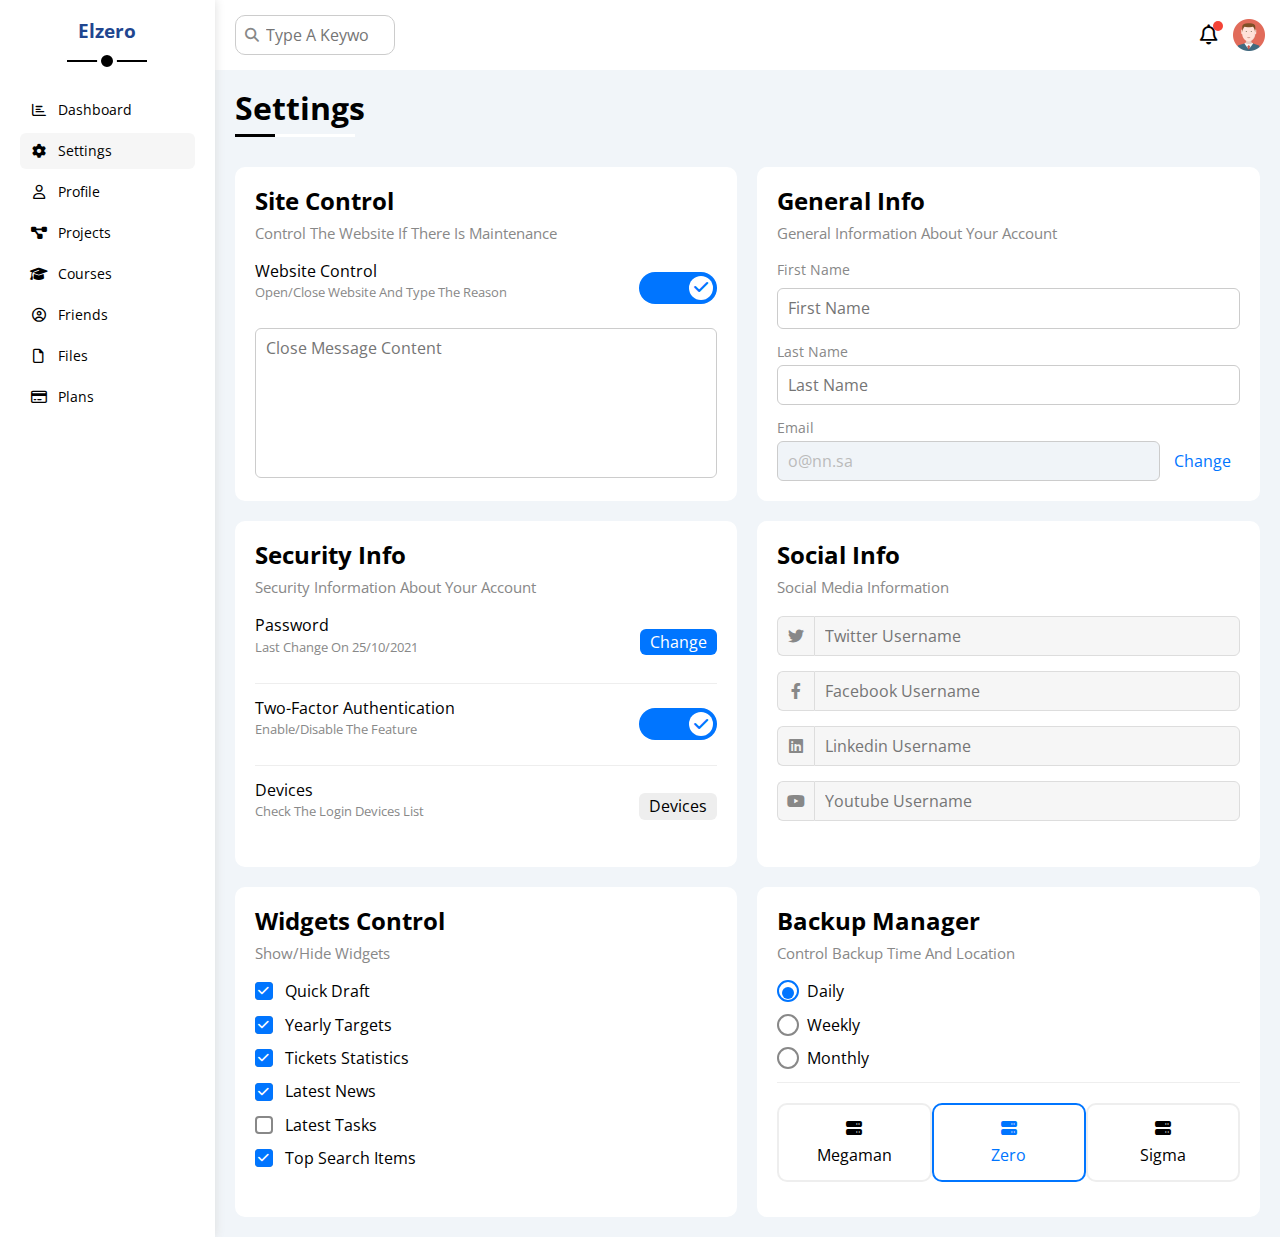
<file: settings.html>
<!DOCTYPE html>
<html lang="en">

<head>
  <meta charset="UTF-8">
  <meta name="viewport" content="width=device-width, initial-scale=1.0">
  <title>setting</title>
  <link rel="stylesheet" href="css/all.min.css">
  <link rel="stylesheet" href="css/framework.css">
  <link rel="stylesheet" href="css/normalize.css">
  <link rel="stylesheet" href="css/template-four.css">
  <link rel="preconnect" href="https://fonts.googleapis.com">
  <link rel="preconnect" href="https://fonts.gstatic.com" crossorigin>
  <link
    href="https://fonts.googleapis.com/css2?family=Open+Sans:wght@400;700&family=Work+Sans:ital,wght@0,200;0,300;0,400;0,500;0,700;0,800;1,600&display=swap"
    rel="stylesheet">
  <link rel="shortcut icon" href="image/logo.png">
</head>

<body>
  <div class="page d-flex">
    <div class="sidebar bg-white p-20 p-relative">
      <h3 class="p-relative txt-c mt-0">Elzero</h3>
      <ul>
        <li>
          <a class="d-flex align-center fs-14 c-black rad-6 p-10" href="index.html">
            <i class="fa-regular fa-chart-bar fa-fw"></i>
            <span>Dashboard</span>
          </a>
        </li>
        <li>
          <a class="active d-flex align-center fs-14 c-black rad-6 p-10" href="settings.html">
            <i class="fa-solid fa-gear fa-fw"></i>
            <span>Settings</span>
          </a>
        </li>
        <li>
          <a class="d-flex align-center fs-14 c-black rad-6 p-10" href="profile.html">
            <i class="fa-regular fa-user fa-fw"></i>
            <span>Profile</span>
          </a>
        </li>
        <li>
          <a class="d-flex align-center fs-14 c-black rad-6 p-10" href="projects.html">
            <i class="fa-solid fa-diagram-project fa-fw"></i>
            <span>Projects</span>
          </a>
        </li>
        <li>
          <a class="d-flex align-center fs-14 c-black rad-6 p-10" href="courses.html">
            <i class="fa-solid fa-graduation-cap fa-fw"></i>
            <span>Courses</span>
          </a>
        </li>
        <li>
          <a class="d-flex align-center fs-14 c-black rad-6 p-10" href="friends.html">
            <i class="fa-regular fa-circle-user fa-fw"></i>
            <span>Friends</span>
          </a>
        </li>
        <li>
          <a class="d-flex align-center fs-14 c-black rad-6 p-10" href="files.html">
            <i class="fa-regular fa-file fa-fw"></i>
            <span>Files</span>
          </a>
        </li>
        <li>
          <a class="d-flex align-center fs-14 c-black rad-6 p-10" href="plans.html">
            <i class="fa-regular fa-credit-card fa-fw"></i>
            <span>Plans</span>
          </a>
        </li>
      </ul>
    </div>
    <div class="content w-full">
      <!-- Start Head -->
      <div class="head bg-white p-15 between-flex">
        <div class="search p-relative">
          <input class="p-10" type="search" placeholder="Type A Keyword" />
        </div>
        <div class="icons d-flex align-center">
          <span class="notification p-relative">
            <i class="fa-regular fa-bell fa-lg"></i>
          </span>
          <img decoding="async" src="image/avatar.png" alt="" />
        </div>
      </div>
      <!-- End Head -->
      <h1 class="p-relative">Settings</h1>
      <div class="settings-page m-20 d-grid gap-20">
        <!-- Start Settings Box -->
        <div class="p-20 bg-white rad-10">
          <h2 class="mt-0 mb-10">Site Control</h2>
          <p class="mt-0 mb-20 c-grey fs-15">Control The Website If There Is Maintenance</p>
          <div class="mb-15 between-flex">
            <div>
              <span>Website Control</span>
              <p class="c-grey mt-5 mb-0 fs-13">Open/Close Website And Type The Reason</p>
            </div>
            <div>
              <label>
                <input class="toggle-checkbox" type="checkbox" checked />
                <div class="toggle-switch"></div>
              </label>
            </div>
          </div>
          <textarea class="close-message p-10 rad-6 d-block w-full" placeholder="Close Message Content"></textarea>
        </div>
        <!-- End Settings Box -->
        <!-- Start Settings Box -->
        <div class="p-20 bg-white rad-10">
          <h2 class="mt-0 mb-10">General Info</h2>
          <p class="mt-0 mb-20 c-grey fs-15">General Information About Your Account</p>
          <div class="mb-15">
            <label class="fs-14 c-grey d-block mb-10" for="first">First Name</label>
            <input class="b-none border-ccc p-10 rad-6 d-block w-full" type="text" id="first"
              placeholder="First Name" />
          </div>
          <div class="mb-15">
            <label class="fs-14 c-grey d-block mb-5" for="last">Last Name</label>
            <input class="b-none border-ccc p-10 rad-6 d-block w-full" id="last" type="text" placeholder="Last Name" />
          </div>
          <div>
            <label class="fs-14 c-grey d-block mb-5" for="email">Email</label>
            <input class="email b-none border-ccc p-10 rad-6 w-full mr-10" id="email" type="email" value="o@nn.sa"
              disabled />
            <a class="c-blue" href="#">Change</a>
          </div>
        </div>
        <!-- End Settings Box -->
        <!-- Start Settings Box -->
        <div class="p-20 bg-white rad-10">
          <h2 class="mt-0 mb-10">Security Info</h2>
          <p class="mt-0 mb-20 c-grey fs-15">Security Information About Your Account</p>
          <div class="sec-box mb-15 between-flex">
            <div>
              <span>Password</span>
              <p class="c-grey mt-5 mb-0 fs-13">Last Change On 25/10/2021</p>
            </div>
            <a class="button bg-blue c-white btn-shape" href="#">Change</a>
          </div>
          <div class="sec-box mb-15 between-flex">
            <div>
              <span>Two-Factor Authentication</span>
              <p class="c-grey mt-5 mb-0 fs-13">Enable/Disable The Feature</p>
            </div>
            <label>
              <input class="toggle-checkbox" type="checkbox" checked />
              <div class="toggle-switch"></div>
            </label>
          </div>
          <div class="sec-box between-flex">
            <div>
              <span>Devices</span>
              <p class="c-grey mt-5 mb-0 fs-13">Check The Login Devices List</p>
            </div>
            <a class="bg-eee c-black btn-shape" href="#">Devices</a>
          </div>
        </div>
        <!-- End Settings Box -->
        <!-- Start Settings Box -->
        <div class="social-boxes p-20 bg-white rad-10">
          <h2 class="mt-0 mb-10">Social Info</h2>
          <p class="mt-0 mb-20 c-grey fs-15">Social Media Information</p>
          <div class="d-flex align-center mb-15">
            <i class="fa-brands fa-twitter center-flex c-grey"></i>
            <input class="w-full" type="text" placeholder="Twitter Username" />
          </div>
          <div class="d-flex align-center mb-15">
            <i class="fa-brands fa-facebook-f center-flex c-grey"></i>
            <input class="w-full" type="text" placeholder="Facebook Username" />
          </div>
          <div class="d-flex align-center mb-15">
            <i class="fa-brands fa-linkedin center-flex c-grey"></i>
            <input class="w-full" type="text" placeholder="Linkedin Username" />
          </div>
          <div class="d-flex align-center">
            <i class="fa-brands fa-youtube center-flex c-grey"></i>
            <input class="w-full" type="text" placeholder="Youtube Username" />
          </div>
        </div>
        <!-- End Settings Box -->
        <!-- Start Settings Box -->
        <div class="widgets-control p-20 bg-white rad-10">
          <h2 class="mt-0 mb-10">Widgets Control</h2>
          <p class="mt-0 mb-20 c-grey fs-15">Show/Hide Widgets</p>
          <div class="control d-flex align-center mb-15">
            <input type="checkbox" id="one" checked />
            <label for="one">Quick Draft</label>
          </div>
          <div class="control d-flex align-center mb-15">
            <input type="checkbox" id="two" checked />
            <label for="two">Yearly Targets</label>
          </div>
          <div class="control d-flex align-center mb-15">
            <input type="checkbox" id="three" checked />
            <label for="three">Tickets Statistics</label>
          </div>
          <div class="control d-flex align-center mb-15">
            <input type="checkbox" id="four" checked />
            <label for="four">Latest News</label>
          </div>
          <div class="control d-flex align-center mb-15">
            <input type="checkbox" id="five" />
            <label for="five">Latest Tasks</label>
          </div>
          <div class="control d-flex align-center mb-15">
            <input type="checkbox" id="six" checked />
            <label for="six">Top Search Items</label>
          </div>
        </div>
        <!-- End Settings Box -->
        <!-- Start Settings Box -->
        <div class="backup-control p-20 bg-white rad-10">
          <h2 class="mt-0 mb-10">Backup Manager</h2>
          <p class="mt-0 mb-20 c-grey fs-15">Control Backup Time And Location</p>
          <div class="date d-flex align-center mb-15">
            <input type="radio" name="time" id="daily" checked />
            <label for="daily">Daily</label>
          </div>
          <div class="date d-flex align-center mb-15">
            <input type="radio" name="time" id="weekly" />
            <label for="weekly">Weekly</label>
          </div>
          <div class="date d-flex align-center mb-15">
            <input type="radio" name="time" id="monthly" />
            <label for="monthly">Monthly</label>
          </div>
          <div class="servers d-flex align-center txt-c">
            <input type="radio" name="servers" id="server-one" />
            <div class="server mb-15 rad-10 w-full">
              <label class="d-block m-15" for="server-one">
                <i class="fa-solid fa-server d-block mb-10"></i>
                Megaman
              </label>
            </div>
            <input type="radio" name="servers" id="server-two" checked />
            <div class="server mb-15 rad-10 w-full">
              <label class="d-block m-15" for="server-two">
                <i class="fa-solid fa-server d-block mb-10"></i>
                Zero
              </label>
            </div>
            <input type="radio" name="servers" id="server-three" />
            <div class="server mb-15 rad-10 w-full">
              <label class="d-block m-15" for="server-three">
                <i class="fa-solid fa-server d-block mb-10"></i>
                Sigma
              </label>
            </div>
          </div>
        </div>
        <!-- End Settings Box -->
      </div>
    </div>
  </div>
</body>

</html>
</file>
<file: css/framework.css>
:root {
  --blue-color: #0075ff;
  --blue-alt-color: #0d69d5;
  --orange-color: #f59e0b;
  --green-color: #22c55e;
  --red-color: #f44336;
  --grey-color: #888;
}

/* Start Box */
.d-flex {
  display: flex;
}

.f-wrap {
  flex-wrap: wrap;
}

.align-center {
  align-items: center;
}

.space-between {
  justify-content: space-between;
}

.d-grid {
  display: grid;
}

.gap-20 {
  gap: 20px;
}

.d-block {
  display: block;
}

@media (max-width: 767px) {
  .block-mobile {
    display: block;
  }

  .hide-mobile {
    display: none;
  }
}

/* End Box */
/* Start Padding + Margin */
.p-10 {
  padding: 10px;
}

.p-15 {
  padding: 15px;
}

.p-20 {
  padding: 20px;
}

.pt-10 {
  padding-top: 10px;
}

.pt-15 {
  padding-top: 15px;
}

.pt-20 {
  padding-top: 20px;
}

.pb-10 {
  padding-bottom: 10px;
}

.pb-15 {
  padding-bottom: 15px;
}

.pb-20 {
  padding-bottom: 20px;
}

.pl-15 {
  padding-left: 15px;
}

.m-0 {
  margin: 0;
}

.m-15 {
  margin: 15px;
}

.m-20 {
  margin: 20px;
}

.mt-0 {
  margin-top: 0;
}

.mt-5 {
  margin-top: 5px;
}

.mt-10 {
  margin-top: 10px;
}

.mt-15 {
  margin-top: 15px;
}

.mt-20 {
  margin-top: 20px;
}

.mt-25 {
  margin-top: 25px;
}

.mr-10 {
  margin-right: 10px;
}

.mr-15 {
  margin-right: 15px;
}

.mb-5 {
  margin-bottom: 5px;
}

.mb-10 {
  margin-bottom: 10px;
}

.mb-15 {
  margin-bottom: 15px;
}

.mb-20 {
  margin-bottom: 20px;
}

.mb-25 {
  margin-bottom: 25px;
}

/* End Padding + Margin */
/* Start Color */
.c-black {
  color: black;
}

.c-white {
  color: white;
}

.c-grey {
  color: var(--grey-color);
}

.c-red {
  color: var(--red-color);
}

.c-green {
  color: var(--green-color);
}

.c-blue {
  color: var(--blue-color);
}

.c-orange {
  color: var(--orange-color);
}

.bg-red {
  background-color: var(--red-color);
}

.bg-green {
  background-color: var(--green-color);
}

.bg-blue {
  background-color: var(--blue-color);
}

.bg-orange {
  background-color: var(--orange-color);
}

.bg-white {
  background-color: white;
}

.bg-eee {
  background-color: #eee;
}

/* End Color */
/* Start Position */
.p-relative {
  position: relative;
}

.p-absolute {
  position: absolute;
}

/* End Position */
/* Start Font */
.txt-c {
  text-align: center;
}

.fs-13 {
  font-size: 13px;
}

.fs-14 {
  font-size: 14px;
}

.fs-15 {
  font-size: 15px;
}

.fs-25 {
  font-size: 25px;
}

.fw-bold {
  font-weight: bold;
}

@media (max-width: 767px) {
  .txt-c-mobile {
    text-align: center;
  }
}

/* End Font */
/* Start Border */
.rad-6 {
  border-radius: 6px;
}

.rad-10 {
  border-radius: 10px;
}

.rad-half {
  border-radius: 50%;
}

.b-none {
  border: none;
}

.border-ccc {
  border: 1px solid #ccc;
}

.border-eee {
  border: 1px solid #eee;
}

/* End Border */
/* Start Width + Height */
.w-full {
  width: 100%;
}

.w-100 {
  width: 100px;
}

.w-fit {
  width: fit-content;
}

.h-full {
  height: 100%;
}

.h-100 {
  height: 100px;
}

/* End Width + Height */
/* Start Components */
.center-flex {
  display: flex;
  align-items: center;
  justify-content: center;
}

.between-flex {
  display: flex;
  align-items: center;
  justify-content: space-between;
}

.btn-shape {
  padding: 4px 10px;
  border-radius: 6px;
}

/* End Components */
</file>
<file: css/template-four.css>
:root {
  --blue-color: #0075ff;
  --blue-alt-color: #0d69d5;
  --orange-color: #f59e0b;
  --green-color: #22c55e;
  --red-color: #f44336;
  --grey-color: #888;
}

* {
  box-sizing: border-box;
}

*:focus {
  outline: none;
}

body {
  margin: 0;
  font-family: "open sans", sans-serif;
}

a {
  text-decoration: none;
}

ul {
  padding: 0;
  list-style: none;
}

::-webkit-scrollbar {
  width: 15px;
}

::-webkit-scrollbar-track {
  background-color: white;
}

::-webkit-scrollbar-thumb {
  background-color: var(--blue-color);
}

::-webkit-scrollbar-thumb:hover {
  background-color: var(--blue-alt-color);
}

.page {
  background-color: #f1f5f9;
  min-height: 100vh;
}

/* start sidebar */
.sidebar {
  width: 250px;
  box-shadow: 0 0 10px #ddd;
}

.sidebar>h3 {
  margin-bottom: 50px;
  color: #1f4690;
}

.sidebar>h3 span {
  color: #1363df;
}

.sidebar>h3::before,
.sidebar>h3::after {
  content: "";
  background-color: black;
  left: 50%;
  transform: translateX(-50%);
  position: absolute;
}

.sidebar>h3::before {
  width: 80px;
  height: 2px;
  position: absolute;
  bottom: -20px;
}

.sidebar>h3::after {
  bottom: -29px;
  width: 12px;
  height: 12px;
  border: 4px solid white;
  border-radius: 50%;
}

.sidebar ul li a {
  transition: .3s;
  margin-bottom: 5px;
}

.sidebar ul li a:hover,
.sidebar ul li a.active {
  background-color: #f6f6f6;
}

.sidebar ul li a span {
  font-size: 14px;
  margin-left: 10px;
}

@media (max-width :767px) {
  .sidebar {
    width: 58px;
    padding: 10px;
  }

  .sidebar ul li a span {
    display: none;
  }

  .sidebar>h3 {
    font-size: 13px;
    margin-bottom: 15px;
  }

  .sidebar>h3::before,
  .sidebar>h3::after {
    display: none;
  }
}

/* end sidebar */
/* start content  */
.content {
  overflow: hidden;
}

.content .search::before {
  font-family: var(--fa-style-family-classic);
  content: "\f002";
  font-weight: 900;
  position: absolute;
  left: 15px;
  top: 50%;
  transform: translateY(-50%);
  font-size: 14px;
  color: var(--grey-color);
}

.content .search input {
  border: 1px solid #ccc;
  border-radius: 10px;
  margin-left: 5px;
  padding-left: 30px;
  width: 160px;
  transition: width 0.3s;
}

.content .search input:focus {
  width: 190px;
}

.content .search input:focus::placeholder {
  opacity: 0;
}

.head .icons .notification::before {
  content: "";
  position: absolute;
  width: 10px;
  height: 10px;
  border-radius: 50%;
  background-color: var(--red-color);
  right: -5px;
  top: -5px;
}

.head .icons img {
  width: 32px;
  height: 32px;
  margin-left: 15px;
}

.page h1 {
  margin: 20px 20px 40px;
}

.page h1::before,
.page h1::after {
  content: "";
  height: 3px;
  position: absolute;
  bottom: -10px;
  left: 0;
}

.page h1::before {
  background-color: white;
  width: 120px;
}

.page h1::after {
  background-color: black;
  width: 40px;
}

.page h1 {
  margin: 20px 20px 40px;
}

.page h1::before,
.page h1::after {
  content: "";
  height: 3px;
  position: absolute;
  bottom: -10px;
  left: 0;
}

.page h1::before {
  background-color: white;
  width: 120px;
}

.page h1::after {
  background-color: black;
  width: 40px;
}

.wrapper {
  grid-template-columns: repeat(auto-fill, minmax(450px, 1fr));
  margin-left: 20px;
  margin-right: 20px;
  margin-bottom: 20px;
}

@media (max-width: 767px) {
  .wrapper {
    grid-template-columns: minmax(200px, 1fr);
    margin-left: 10px;
    margin-right: 10px;
    gap: 10px;
  }
}

/* end content  */
/* Start Welcome Widget */
.welcome {
  overflow: hidden;
}

.welcome .intro img {
  width: 200px;
  margin-bottom: -10px;
}

.welcome .avatar {
  width: 64px;
  height: 64px;
  border: 2px solid white;
  border-radius: 50%;
  padding: 2px;
  box-shadow: 0 0 5px #ddd;
  margin-left: 20px;
  margin-top: -32px;
}

.welcome .body {
  border-top: 1px solid #eee;
  border-bottom: 1px solid #eee;
}

.welcome .body>div {
  flex: 1;
}

.welcome .visit {
  margin: 0 15px 15px auto;
  transition: 0.3s;
}

.welcome .visit:hover {
  background-color: var(--blue-alt-color);
}

@media (max-width: 767px) {
  .welcome .intro {
    padding-bottom: 30px;
  }

  .welcome .avatar {
    margin-left: 0;
  }

  .welcome .body>div:not(:last-child) {
    margin-bottom: 20px;
  }
}

/* End Welcome Widget */
/* Start Quick Draft Widget */
.quick-draft textarea {
  resize: none;
  min-height: 180px;
}

.quick-draft .save {
  margin-left: auto;
  transition: 0.3s;
  cursor: pointer;
}

.quick-draft .save:hover {
  background-color: var(--blue-alt-color);
}

/* End Quick Draft Widget */
/* Start Targets */
.targets .target-row .icon {
  width: 80px;
  height: 80px;
  margin-right: 15px;
}

.targets .details {
  flex: 1;
}

.targets .details .progress {
  height: 4px;
}

.targets .details .progress>span {
  position: absolute;
  left: 0;
  top: 0;
  height: 100%;
}

.targets .details .progress>span span {
  position: absolute;
  bottom: 16px;
  right: -16px;
  color: white;
  padding: 2px 5px;
  border-radius: 6px;
  font-size: 13px;
}

.targets .details .progress>span span::after {
  content: "";
  border-color: transparent;
  border-width: 5px;
  border-style: solid;
  position: absolute;
  bottom: -10px;
  left: 50%;
  transform: translateX(-50%);
}

.targets .details .progress>.blue span::after {
  border-top-color: var(--blue-color);
}

.targets .details .progress>.orange span::after {
  border-top-color: var(--orange-color);
}

.targets .details .progress>.green span::after {
  border-top-color: var(--green-color);
}

.blue .icon,
.blue .progress {
  background-color: rgb(0 117 255 / 20%);
}

.orange .icon,
.orange .progress {
  background-color: rgb(245 158 11 / 20%);
}

.green .icon,
.green .progress {
  background-color: rgb(34 197 94 / 20%);
}

/* End Targets */
/* Start Tickets */
.tickets .box {
  border: 1px solid #ccc;
  width: calc(50% - 10px);
}

@media (max-width: 767px) {
  .tickets .box {
    width: 100%;
  }
}

/* End Tickets */
/* Start Latest News */
.latest-news .news-row:not(:last-of-type) {
  margin-bottom: 20px;
  padding-bottom: 20px;
  border-bottom: 1px solid #eee;
}

.latest-news .news-row img {
  width: 100px;
  border-radius: 6px;
  margin-right: 15px;
}

.latest-news .info {
  flex-grow: 1;
}

.latest-news .info h3 {
  margin: 0 0 6px;
  font-size: 16px;
}

@media (max-width: 767px) {
  .latest-news .news-row {
    display: block;
  }

  .latest-news .news-row .label {
    margin: 10px auto;
    width: fit-content;
  }
}

/* End Latest News */
/* Start Tasks */
.tasks .task-row:not(:last-of-type) {
  margin-bottom: 15px;
  padding-bottom: 15px;
  border-bottom: 1px solid #eee;
}

.tasks .info {
  flex-grow: 1;
}

.tasks .done {
  opacity: 0.3;
}

.tasks .done h3,
.tasks .done p {
  text-decoration: line-through;
}

.tasks .delete {
  cursor: pointer;
  transition: 0.3s;
}

.tasks .delete:hover {
  color: var(--red-color);
}

/* End Tasks */
/* Start Latest Uploads */
.latest-uploads ul li:not(:last-child) {
  border-bottom: 1px solid #eee;
}

.latest-uploads ul li img {
  width: 40px;
  height: 40px;
}

/* End Latest Uploads */
/* Start Last Project */
.last-project ul::before {
  content: "";
  position: absolute;
  left: 11px;
  width: 2px;
  height: 100%;
  background-color: var(--blue-color);
}

.last-project ul li::before {
  content: "";
  width: 20px;
  height: 20px;
  display: block;
  border-radius: 50%;
  background-color: white;
  border: 2px solid white;
  outline: 2px solid var(--blue-color);
  margin-right: 15px;
  z-index: 1;
}

.last-project ul li.done::before {
  background-color: var(--blue-color);
}

.last-project ul li.current::before {
  animation: change-color 0.8s infinite alternate;
}

.last-project .launch-icon {
  position: absolute;
  width: 160px;
  right: 0;
  bottom: 0;
  opacity: 0.1;
}

/* End Last Project */
/* Start Reminders */
.reminders ul li .key {
  width: 15px;
  height: 15px;
}

.reminders ul li>.blue {
  border-left: 2px solid var(--blue-color);
}

.reminders ul li>.green {
  border-left: 2px solid var(--green-color);
}

.reminders ul li>.orange {
  border-left: 2px solid var(--orange-color);
}

.reminders ul li>.red {
  border-left: 2px solid var(--red-color);
}

/* End Reminders */
/* Start Latest Post */
.latest-post .avatar {
  width: 48px;
  height: 48px;
}

.latest-post .post-content {
  text-transform: capitalize;
  line-height: 1.8;
  border-top: 1px solid #eee;
  border-bottom: 1px solid #eee;
  min-height: 140px;
}

/* End Latest Post */
/* Start Social Media */
.social-media .box {
  padding-left: 70px;
}

.social-media .box i {
  position: absolute;
  left: 0;
  top: 0;
  width: 52px;
  transition: 0.3s;
}

.social-media .box i:hover {
  transform: rotate(5deg);
}

.social-media .twitter {
  background-color: rgb(29 161 242 / 20%);
  color: #1da1f2;
}

.social-media .twitter i,
.social-media .twitter a {
  background-color: #1da1f2;
}

.social-media .facebook {
  background-color: rgb(24 119 242 / 20%);
  color: #1da1f2;
}

.social-media .facebook i,
.social-media .facebook a {
  background-color: #1877f2;
}

.social-media .youtube {
  background-color: rgb(255 0 0 / 20%);
  color: #ff0000;
}

.social-media .youtube i,
.social-media .youtube a {
  background-color: #ff0000;
}

.social-media .linkedin {
  background-color: rgb(0 119 181 / 20%);
  color: #0077b5;
}

.social-media .linkedin i,
.social-media .linkedin a {
  background-color: #0077b5;
}

/* End Social Media */
/* Start Projects Table */
.projects .responsive-table {
  overflow-x: auto;
}

.projects table {
  min-width: 1000px;
  border-spacing: 0;
}

.projects thead td {
  background-color: #eee;
  font-weight: bold;
}

.projects table td {
  padding: 15px;
}

.projects tbody td {
  border-bottom: 1px solid #eee;
  border-left: 1px solid #eee;
  transition: 0.3s;
}

.projects table tbody tr td:last-child {
  border-right: 1px solid #eee;
}

.projects tbody tr:hover td {
  background-color: #faf7f7;
}

.projects table img {
  width: 32px;
  height: 32px;
  border-radius: 50%;
  padding: 2px;
  background-color: white;
}

.projects table img:not(:first-child) {
  margin-left: -20px;
}

.projects table .label {
  font-size: 13px;
}

/* End Projects Table */
/* Start Settings */
.settings-page {
  grid-template-columns: repeat(auto-fill, minmax(500px, 1fr));
}

@media (max-width: 767px) {
  .settings-page {
    grid-template-columns: minmax(100px, 1fr);
    margin-left: 10px;
    margin-right: 10px;
    gap: 10px;
  }
}

.settings-page .close-message {
  border: 1px solid #ccc;
  resize: none;
  min-height: 150px;
}

.settings-page .email {
  display: inline-flex;
  width: calc(100% - 80px);
}

.settings-page .sec-box {
  padding-bottom: 15px;
}

.settings-page .sec-box:not(:last-of-type) {
  border-bottom: 1px solid #eee;
}

.settings-page .sec-box .button {
  transition: 0.3s;
}

.settings-page .sec-box .button:hover {
  background-color: var(--blue-alt-color);
}

.settings-page .social-boxes i {
  width: 40px;
  height: 40px;
  background-color: #f6f6f6;
  border: 1px solid #ddd;
  border-right: none;
  border-radius: 6px 0 0 6px;
  transition: 0.3s;
}

.settings-page .social-boxes input {
  height: 40px;
  background-color: #f6f6f6;
  border: 1px solid #ddd;
  padding-left: 10px;
  border-radius: 0 6px 6px 0;
}

.settings-page .social-boxes>div:focus-within i {
  color: black;
}

.widgets-control .control input[type="checkbox"] {
  -webkit-appearance: none;
  appearance: none;
}

.widgets-control .control label {
  padding-left: 30px;
  cursor: pointer;
  position: relative;
}

.widgets-control .control label::before,
.widgets-control .control label::after {
  position: absolute;
  left: 0;
  top: 50%;
  margin-top: -9px;
  border-radius: 4px;
}

.widgets-control .control label::before {
  content: "";
  width: 14px;
  height: 14px;
  border: 2px solid var(--grey-color);
}

.widgets-control .control label:hover::before {
  border-color: var(--blue-alt-color);
}

.widgets-control .control label::after {
  font-family: var(--fa-style-family-classic);
  content: "\f00c";
  font-weight: 900;
  background-color: var(--blue-color);
  color: white;
  font-size: 12px;
  width: 18px;
  height: 18px;
  display: flex;
  justify-content: center;
  align-items: center;
  transform: scale(0) rotate(360deg);
  transition: 0.3s;
}

.widgets-control .control input[type="checkbox"]:checked+label::after {
  transform: scale(1);
}

.backup-control input[type="radio"] {
  -webkit-appearance: none;
  appearance: none;
}

.backup-control .date label {
  padding-left: 30px;
  cursor: pointer;
  position: relative;
}

.backup-control .date label::before {
  content: "";
  position: absolute;
  top: 50%;
  left: 0;
  margin-top: -11px;
  width: 18px;
  height: 18px;
  border: 2px solid var(--grey-color);
  border-radius: 50%;
}

.backup-control .date label::after {
  content: "";
  position: absolute;
  left: 5px;
  top: 5px;
  width: 12px;
  height: 12px;
  background: var(--blue-color);
  border-radius: 50%;
  transition: 0.3s;
  transform: scale(0);
}

.backup-control .date input[type="radio"]:checked+label::before {
  border-color: var(--blue-color);
}

.backup-control .date input[type="radio"]:checked+label::after {
  transform: scale(1);
}

.backup-control .servers {
  border-top: 1px solid #eee;
  padding-top: 20px;
}

@media (max-width: 767px) {
  .backup-control .servers {
    flex-wrap: wrap;
  }
}

.backup-control .servers .server {
  border: 2px solid #eee;
  position: relative;
}

.backup-control .servers .server label {
  cursor: pointer;
}

.backup-control .servers input[type="radio"]:checked+.server {
  border-color: var(--blue-color);
  color: var(--blue-color);
}

.toggle-checkbox {
  -webkit-appearance: none;
  appearance: none;
  display: none;
}

.toggle-switch {
  background-color: #ccc;
  width: 78px;
  height: 32px;
  border-radius: 16px;
  position: relative;
  transition: 0.3s;
  cursor: pointer;
}

.toggle-switch::before {
  font-family: var(--fa-style-family-classic);
  content: "\f00d";
  font-weight: 900;
  background-color: white;
  width: 24px;
  height: 24px;
  position: absolute;
  border-radius: 50%;
  top: 4px;
  left: 4px;
  display: flex;
  justify-content: center;
  align-items: center;
  color: #aaa;
  transition: 0.3s;
}

.toggle-checkbox:checked+.toggle-switch {
  background-color: var(--blue-color);
}

.toggle-checkbox:checked+.toggle-switch::before {
  content: "\f00c";
  left: 50px;
  color: var(--blue-color);
}

.settings-page :disabled {
  cursor: no-drop;
  background-color: #f0f4f8;
  color: #bbb;
}

/* End Settings */
/* Start Animation */
@keyframes change-color {
  from {
    background-color: var(--blue-color);
  }

  to {
    background-color: white;
  }
}

@keyframes go-up {

  0%,
  100% {
    transform: translateY(0);
  }

  50% {
    transform: translateY(-5px);
  }
}

/* End Animation */
</file>
